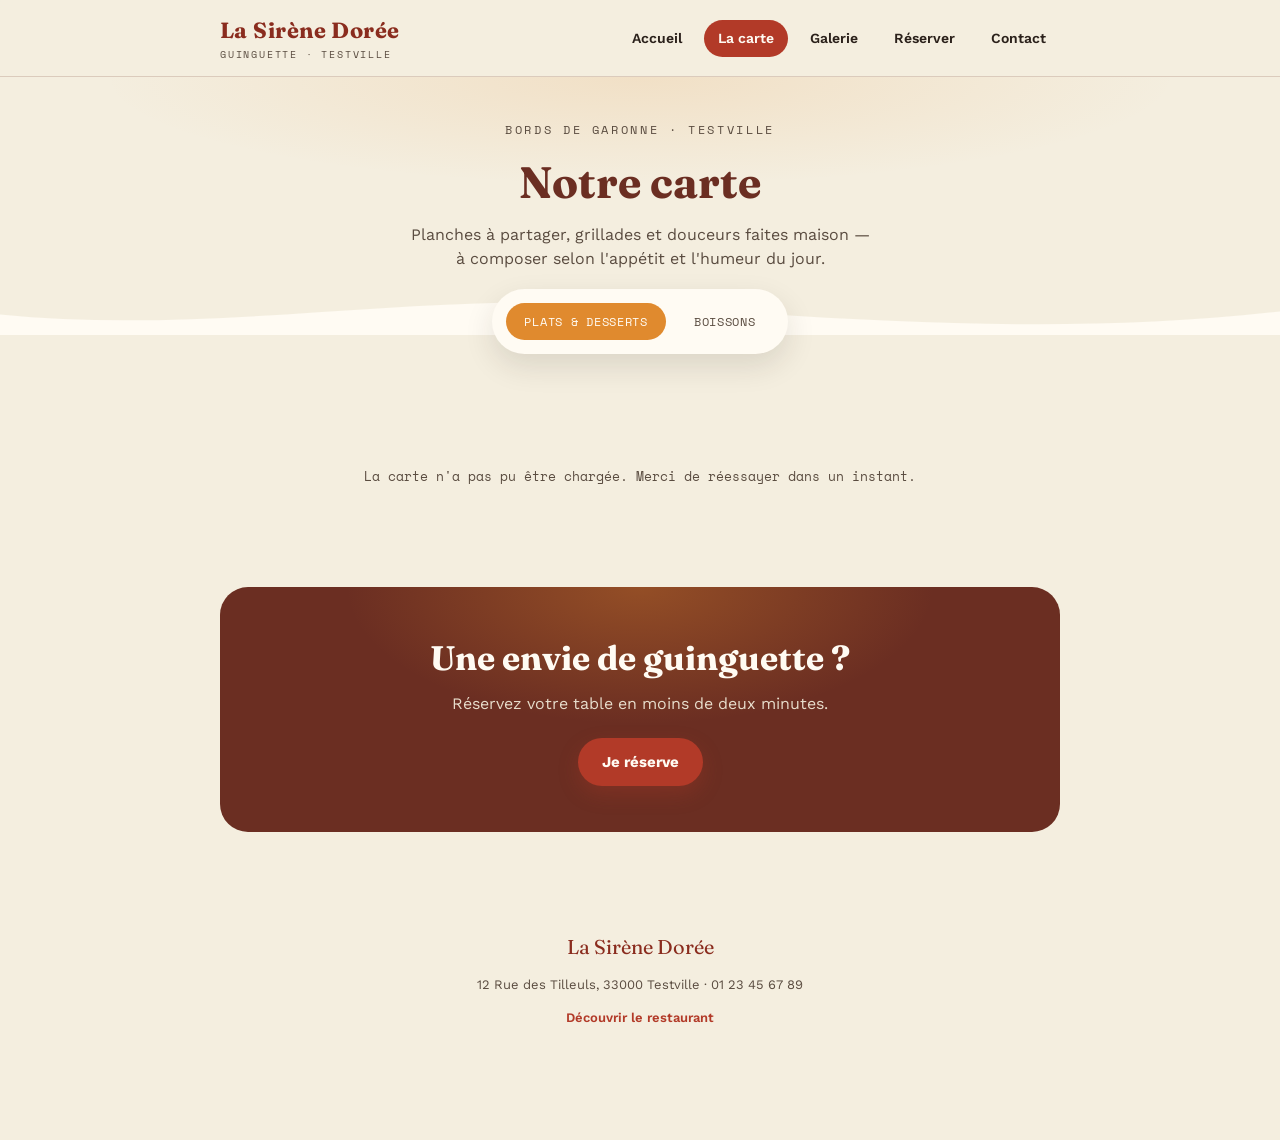
<file: carte.html>
<!DOCTYPE html>
<html lang="fr">
<head>
<meta charset="UTF-8">
<meta name="viewport" content="width=device-width, initial-scale=1.0">
<title>La Sirène Dorée — Notre carte</title>
<meta name="description" content="La carte de la guinguette La Sirène Dorée à Testville — planches à partager, viandes, poissons et desserts maison.">
<link rel="preconnect" href="https://fonts.googleapis.com">
<link rel="stylesheet" href="css/style.css">
</head>
<body>

<header class="topbar">
  <div class="topbar-inner">
    <a href="index.html" class="brand">La Sirène Dorée<span>Guinguette · Testville</span></a>
    <nav class="topbar-nav">
      <a href="index.html">Accueil</a>
      <a href="carte.html" class="active">La carte</a>
      <a href="galerie.html">Galerie</a>
      <a href="reservation.html">Réserver</a>
      <a href="contact.html">Contact</a>
    </nav>
  </div>
</header>

<section class="page-head">
  <p class="hero-eyebrow">Bords de Garonne · Testville</p>
  <h1>Notre carte</h1>
  <p>Planches à partager, grillades et douceurs faites maison — à composer selon l'appétit et l'humeur du jour.</p>
  <div class="hero-wave">
    <svg viewBox="0 0 1440 60" preserveAspectRatio="none"><path d="M0,32 C240,60 480,0 720,20 C960,40 1200,60 1440,28 L1440,60 L0,60 Z"></path></svg>
  </div>
</section>

<main id="carte">
  <div class="menu-tabs" role="tablist">
    <button type="button" class="active" data-menu="food">Plats &amp; desserts</button>
    <button type="button" data-menu="drinks">Boissons</button>
  </div>

  <nav class="menu-chips" id="section-chips" aria-label="Sections de la carte"></nav>

  <div class="container">
    <div id="menu-root">
      <p class="menu-empty">Chargement de la carte…</p>
    </div>
  </div>

  <div class="container">
    <div class="cta-band">
      <h2>Une envie de guinguette ?</h2>
      <p>Réservez votre table en moins de deux minutes.</p>
      <a href="reservation.html" class="btn btn-primary">Je réserve</a>
    </div>
  </div>
</main>

<footer class="site-footer">
  <div class="foot-brand">La Sirène Dorée</div>
  <p>12 Rue des Tilleuls, 33000 Testville · 01 23 45 67 89</p>
  <p><a href="https://example.com" target="_blank" rel="noopener">Découvrir le restaurant</a></p>
</footer>

<nav class="actionbar" aria-label="Actions">
  <a href="reservation.html" class="primary">
    <svg viewBox="0 0 24 24" fill="none" stroke="currentColor" stroke-width="2" stroke-linecap="round" stroke-linejoin="round"><rect x="3" y="4" width="18" height="17" rx="2"></rect><path d="M16 2v4M8 2v4M3 10h18"/></svg>
    Réserver
  </a>
  <a href="tel:+33556751274">
    <svg viewBox="0 0 24 24" fill="none" stroke="currentColor" stroke-width="2" stroke-linecap="round" stroke-linejoin="round"><path d="M22 16.92v3a2 2 0 0 1-2.18 2 19.79 19.79 0 0 1-8.63-3.07 19.5 19.5 0 0 1-6-6 19.79 19.79 0 0 1-3.07-8.67A2 2 0 0 1 4.11 2h3a2 2 0 0 1 2 1.72c.12.9.34 1.79.65 2.65a2 2 0 0 1-.45 2.11L8.09 9.91a16 16 0 0 0 6 6l1.43-1.43a2 2 0 0 1 2.11-.45c.86.31 1.75.53 2.65.65A2 2 0 0 1 22 16.92z"/></svg>
    Appeler
  </a>
  <a href="https://www.instagram.com/" target="_blank" rel="noreferrer">
    <svg viewBox="0 0 24 24" fill="none" stroke="currentColor" stroke-width="2" stroke-linecap="round" stroke-linejoin="round"><rect x="2" y="2" width="20" height="20" rx="5"></rect><path d="M16 11.37A4 4 0 1 1 12.63 8 4 4 0 0 1 16 11.37z"/><line x1="17.5" y1="6.5" x2="17.51" y2="6.5"/></svg>
    Instagram
  </a>
</nav>

<script src="js/config.js"></script>
<script src="js/menu.js"></script>
</body>
</html>
</file>
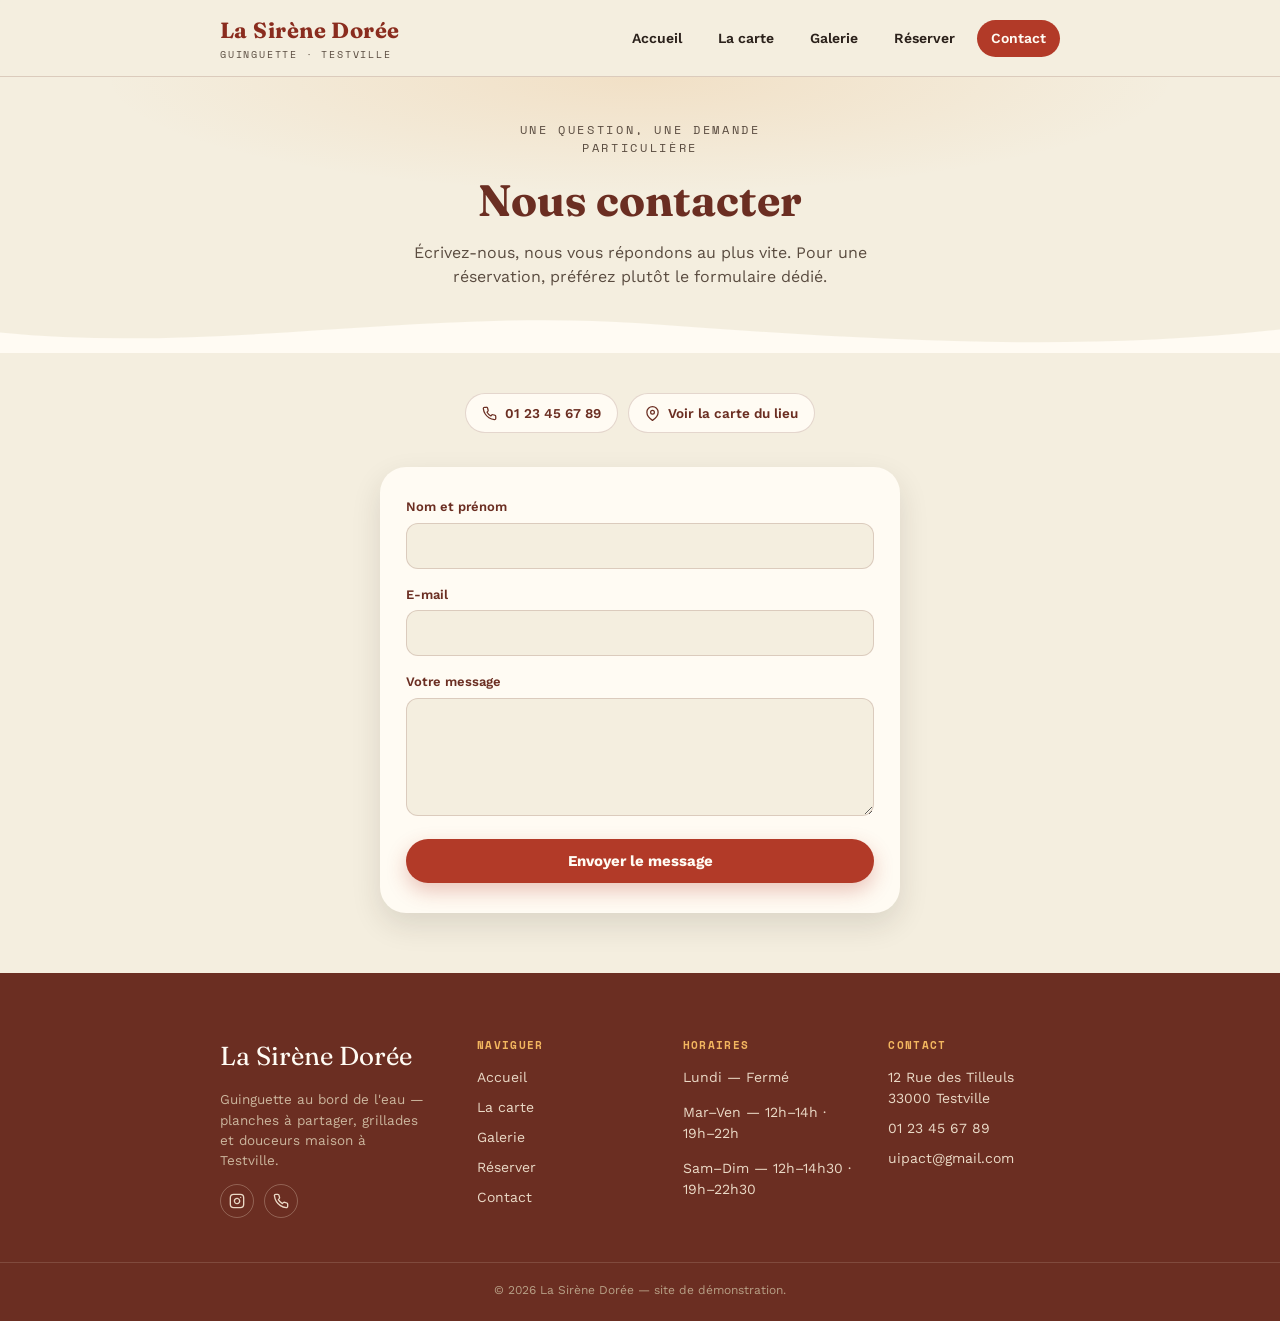
<file: contact.html>
<!DOCTYPE html>
<html lang="fr">
<head>
<meta charset="UTF-8">
<meta name="viewport" content="width=device-width, initial-scale=1.0">
<title>La Sirène Dorée — Nous contacter</title>
<meta name="description" content="Contactez La Sirène Dorée à Testville — une question, une demande particulière, écrivez-nous.">
<link rel="preconnect" href="https://fonts.googleapis.com">
<link rel="stylesheet" href="css/style.css">
</head>
<body>

<header class="topbar">
  <div class="topbar-inner">
    <a href="index.html" class="brand">La Sirène Dorée<span>Guinguette · Testville</span></a>
    <nav class="topbar-nav">
      <a href="index.html">Accueil</a>
      <a href="carte.html">La carte</a>
      <a href="galerie.html">Galerie</a>
      <a href="reservation.html">Réserver</a>
      <a href="contact.html" class="active">Contact</a>
    </nav>
  </div>
</header>

<section class="page-head">
  <p class="hero-eyebrow">Une question, une demande particulière</p>
  <h1>Nous contacter</h1>
  <p>Écrivez-nous, nous vous répondons au plus vite. Pour une réservation, préférez plutôt le formulaire dédié.</p>
  <div class="hero-wave">
    <svg viewBox="0 0 1440 60" preserveAspectRatio="none"><path d="M0,32 C240,60 480,0 720,20 C960,40 1200,60 1440,28 L1440,60 L0,60 Z"></path></svg>
  </div>
</section>

<div class="contact-page-wrap">

  <div class="contact-info-strip">
    <a href="tel:+33123456789">
      <svg viewBox="0 0 24 24" fill="none" stroke="currentColor" stroke-width="2" stroke-linecap="round" stroke-linejoin="round"><path d="M22 16.92v3a2 2 0 0 1-2.18 2 19.79 19.79 0 0 1-8.63-3.07 19.5 19.5 0 0 1-6-6 19.79 19.79 0 0 1-3.07-8.67A2 2 0 0 1 4.11 2h3a2 2 0 0 1 2 1.72c.12.9.34 1.79.65 2.65a2 2 0 0 1-.45 2.11L8.09 9.91a16 16 0 0 0 6 6l1.43-1.43a2 2 0 0 1 2.11-.45c.86.31 1.75.53 2.65.65A2 2 0 0 1 22 16.92z"/></svg>
      01 23 45 67 89
    </a>
    <a href="index.html#contact">
      <svg viewBox="0 0 24 24" fill="none" stroke="currentColor" stroke-width="2" stroke-linecap="round" stroke-linejoin="round"><path d="M21 10c0 7-9 13-9 13s-9-6-9-13a9 9 0 0 1 18 0z"/><circle cx="12" cy="10" r="3"/></svg>
      Voir la carte du lieu
    </a>
  </div>

  <div class="contact-form-card">
    <form id="contact-form" novalidate>
      <div class="field">
        <label for="c-name">Nom et prénom</label>
        <input type="text" id="c-name" autocomplete="name" required>
        <div class="field-error">Merci d'indiquer votre nom.</div>
      </div>
      <div class="field">
        <label for="c-email">E-mail</label>
        <input type="email" id="c-email" autocomplete="email" required>
        <div class="field-error">Merci d'indiquer un e-mail valide.</div>
      </div>
      <div class="field">
        <label for="c-message">Votre message</label>
        <textarea id="c-message" rows="5" maxlength="2000" required></textarea>
        <div class="field-error">Merci d'écrire un message (5 caractères minimum).</div>
      </div>
      <button type="submit" class="btn btn-primary btn-block" id="c-submit">Envoyer le message</button>
      <div class="form-status" id="c-status"></div>
    </form>
  </div>

</div>

<footer class="site-footer-rich">
  <div class="footer-grid">
    <div>
      <div class="footer-brand">La Sirène Dorée</div>
      <p class="footer-tagline">Guinguette au bord de l'eau — planches à partager, grillades et douceurs maison à Testville.</p>
      <div class="footer-social">
        <a href="https://www.instagram.com/" target="_blank" rel="noreferrer" aria-label="Instagram">
          <svg viewBox="0 0 24 24" fill="none" stroke="currentColor" stroke-width="2" stroke-linecap="round" stroke-linejoin="round"><rect x="2" y="2" width="20" height="20" rx="5"></rect><path d="M16 11.37A4 4 0 1 1 12.63 8 4 4 0 0 1 16 11.37z"/><line x1="17.5" y1="6.5" x2="17.51" y2="6.5"/></svg>
        </a>
        <a href="tel:+33123456789" aria-label="Téléphone">
          <svg viewBox="0 0 24 24" fill="none" stroke="currentColor" stroke-width="2" stroke-linecap="round" stroke-linejoin="round"><path d="M22 16.92v3a2 2 0 0 1-2.18 2 19.79 19.79 0 0 1-8.63-3.07 19.5 19.5 0 0 1-6-6 19.79 19.79 0 0 1-3.07-8.67A2 2 0 0 1 4.11 2h3a2 2 0 0 1 2 1.72c.12.9.34 1.79.65 2.65a2 2 0 0 1-.45 2.11L8.09 9.91a16 16 0 0 0 6 6l1.43-1.43a2 2 0 0 1 2.11-.45c.86.31 1.75.53 2.65.65A2 2 0 0 1 22 16.92z"/></svg>
        </a>
      </div>
    </div>
    <div class="footer-col">
      <h4>Naviguer</h4>
      <a href="index.html">Accueil</a>
      <a href="carte.html">La carte</a>
      <a href="galerie.html">Galerie</a>
      <a href="reservation.html">Réserver</a>
      <a href="contact.html">Contact</a>
    </div>
    <div class="footer-col">
      <h4>Horaires</h4>
      <p>Lundi — Fermé</p>
      <p>Mar–Ven — 12h–14h · 19h–22h</p>
      <p>Sam–Dim — 12h–14h30 · 19h–22h30</p>
    </div>
    <div class="footer-col">
      <h4>Contact</h4>
      <p>12 Rue des Tilleuls<br>33000 Testville</p>
      <a href="tel:+33123456789">01 23 45 67 89</a>
      <a href="mailto:uipact@gmail.com">uipact@gmail.com</a>
    </div>
  </div>
  <div class="footer-bottom">
    © 2026 La Sirène Dorée — site de démonstration.
  </div>
</footer>

<nav class="actionbar" aria-label="Actions">
  <a href="reservation.html" class="primary">
    <svg viewBox="0 0 24 24" fill="none" stroke="currentColor" stroke-width="2" stroke-linecap="round" stroke-linejoin="round"><rect x="3" y="4" width="18" height="17" rx="2"></rect><path d="M16 2v4M8 2v4M3 10h18"/></svg>
    Réserver
  </a>
  <a href="tel:+33123456789">
    <svg viewBox="0 0 24 24" fill="none" stroke="currentColor" stroke-width="2" stroke-linecap="round" stroke-linejoin="round"><path d="M22 16.92v3a2 2 0 0 1-2.18 2 19.79 19.79 0 0 1-8.63-3.07 19.5 19.5 0 0 1-6-6 19.79 19.79 0 0 1-3.07-8.67A2 2 0 0 1 4.11 2h3a2 2 0 0 1 2 1.72c.12.9.34 1.79.65 2.65a2 2 0 0 1-.45 2.11L8.09 9.91a16 16 0 0 0 6 6l1.43-1.43a2 2 0 0 1 2.11-.45c.86.31 1.75.53 2.65.65A2 2 0 0 1 22 16.92z"/></svg>
    Appeler
  </a>
  <a href="https://www.instagram.com/" target="_blank" rel="noreferrer">
    <svg viewBox="0 0 24 24" fill="none" stroke="currentColor" stroke-width="2" stroke-linecap="round" stroke-linejoin="round"><rect x="2" y="2" width="20" height="20" rx="5"></rect><path d="M16 11.37A4 4 0 1 1 12.63 8 4 4 0 0 1 16 11.37z"/><line x1="17.5" y1="6.5" x2="17.51" y2="6.5"/></svg>
    Instagram
  </a>
</nav>

<script src="js/config.js"></script>
<script src="js/contact.js"></script>
</body>
</html>
</file>
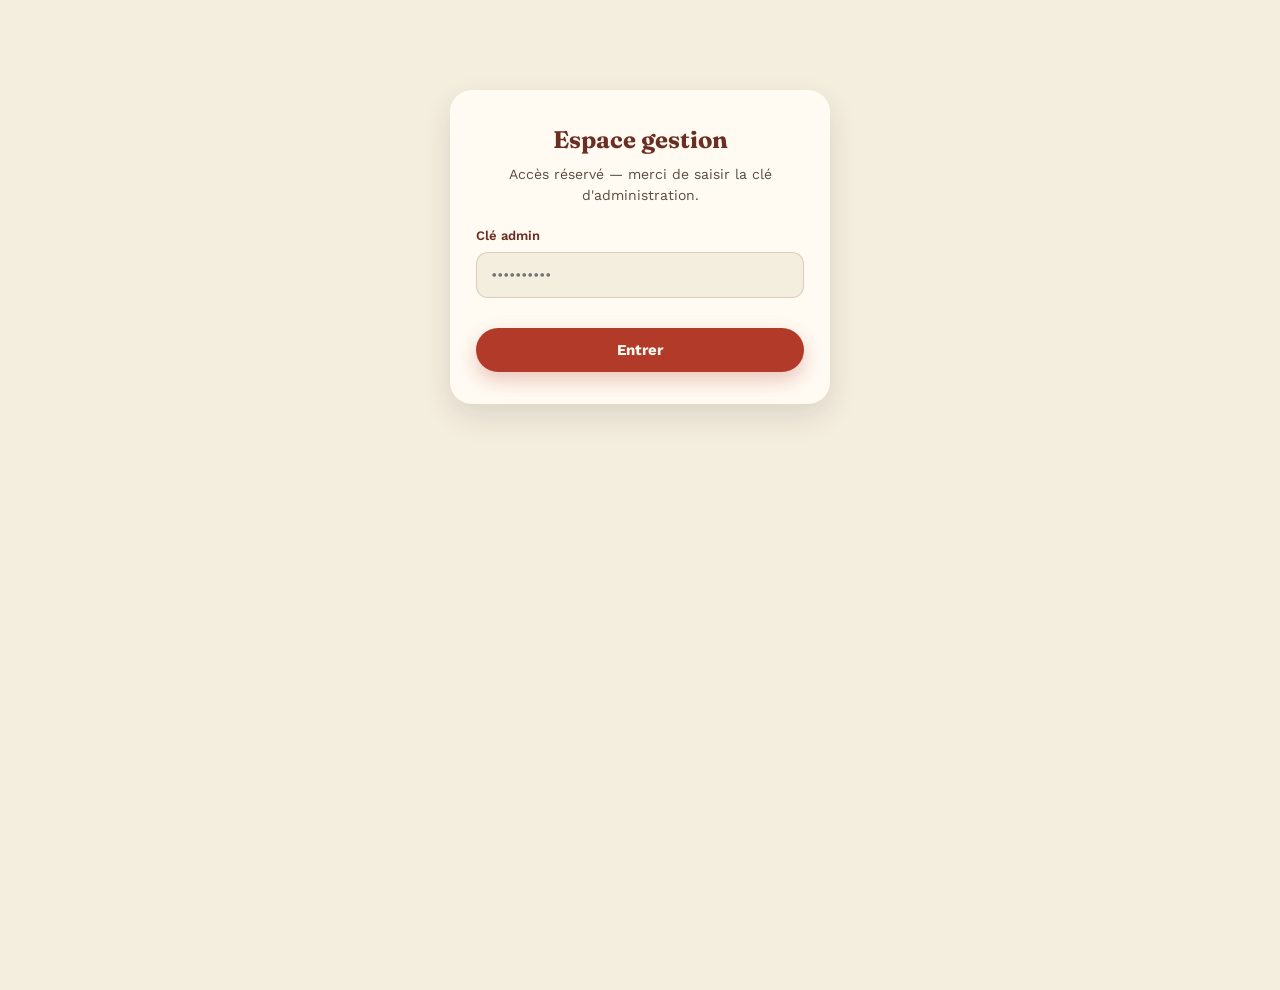
<file: gestion-x7k2.html>
<!DOCTYPE html>
<html lang="fr">
<head>
<meta charset="UTF-8">
<meta name="viewport" content="width=device-width, initial-scale=1.0">
<title>Gestion de la carte</title>
<meta name="robots" content="noindex, nofollow">
<link rel="preconnect" href="https://fonts.googleapis.com">
<link rel="stylesheet" href="css/style.css">
</head>
<body class="admin-page">

<!-- Portail mot de passe -->
<div class="admin-gate" id="gate">
  <h1>Espace gestion</h1>
  <p>Accès réservé — merci de saisir la clé d'administration.</p>
  <div class="field">
    <label for="gate-key">Clé admin</label>
    <input type="password" id="gate-key" autocomplete="off" placeholder="••••••••••">
  </div>
  <button type="button" class="btn btn-primary btn-block" id="gate-submit" style="margin-top:14px">Entrer</button>
  <div class="gate-error">Clé incorrecte ou serveur injoignable.</div>
</div>

<!-- Interface d'administration -->
<div class="admin-shell" id="shell">
  <div class="admin-top">
    <h1>Gestion de la carte</h1>
    <button type="button" class="admin-logout" id="logout-btn">Se déconnecter</button>
  </div>

  <div class="admin-body">

    <div class="admin-panel">
      <h2 id="form-title">Ajouter un élément</h2>
      <form id="item-form">
        <input type="hidden" id="f-id">
        <div class="admin-form-grid">
          <div class="field">
            <label for="f-menu">Carte</label>
            <select id="f-menu">
              <option value="food">Plats &amp; desserts</option>
              <option value="drinks">Boissons</option>
            </select>
          </div>
          <div class="field">
            <label for="f-section">Section</label>
            <input type="text" id="f-section" placeholder="Ex. Desserts" required>
          </div>
          <div class="field">
            <label for="f-name">Nom</label>
            <input type="text" id="f-name" required>
          </div>
          <div class="field">
            <label for="f-price">Prix (€)</label>
            <input type="number" id="f-price" step="0.01" min="0" required>
          </div>
          <div class="field">
            <label for="f-order">Ordre d'affichage</label>
            <input type="number" id="f-order" value="0" step="1">
          </div>
          <div class="field">
            <label for="f-available">Disponible</label>
            <select id="f-available">
              <option value="true">Oui</option>
              <option value="false">Non</option>
            </select>
          </div>
          <div class="field span2">
            <label for="f-desc">Description</label>
            <textarea id="f-desc" maxlength="300"></textarea>
          </div>
        </div>
        <div class="admin-form-actions">
          <button type="submit" class="btn btn-primary" id="save-btn">Ajouter</button>
          <button type="button" class="btn btn-ghost" id="cancel-edit-btn" style="display:none">Annuler la modification</button>
        </div>
      </form>
    </div>

    <div class="admin-toolbar" id="menu-filter">
      <button type="button" data-filter="all" class="active">Tout</button>
      <button type="button" data-filter="food">Plats &amp; desserts</button>
      <button type="button" data-filter="drinks">Boissons</button>
    </div>

    <div class="admin-panel">
      <h2>Éléments de la carte</h2>
      <div class="admin-table-wrap">
        <table class="admin-table">
          <thead>
            <tr>
              <th>Carte</th>
              <th>Section</th>
              <th>Nom</th>
              <th>Prix</th>
              <th>Ordre</th>
              <th>Statut</th>
              <th>Actions</th>
            </tr>
          </thead>
          <tbody id="items-body">
            <tr><td colspan="7">Chargement…</td></tr>
          </tbody>
        </table>
      </div>
    </div>

  </div>
</div>

<div class="admin-toast" id="toast"></div>

<script src="js/config.js"></script>
<script src="js/admin.js"></script>
</body>
</html>
</file>
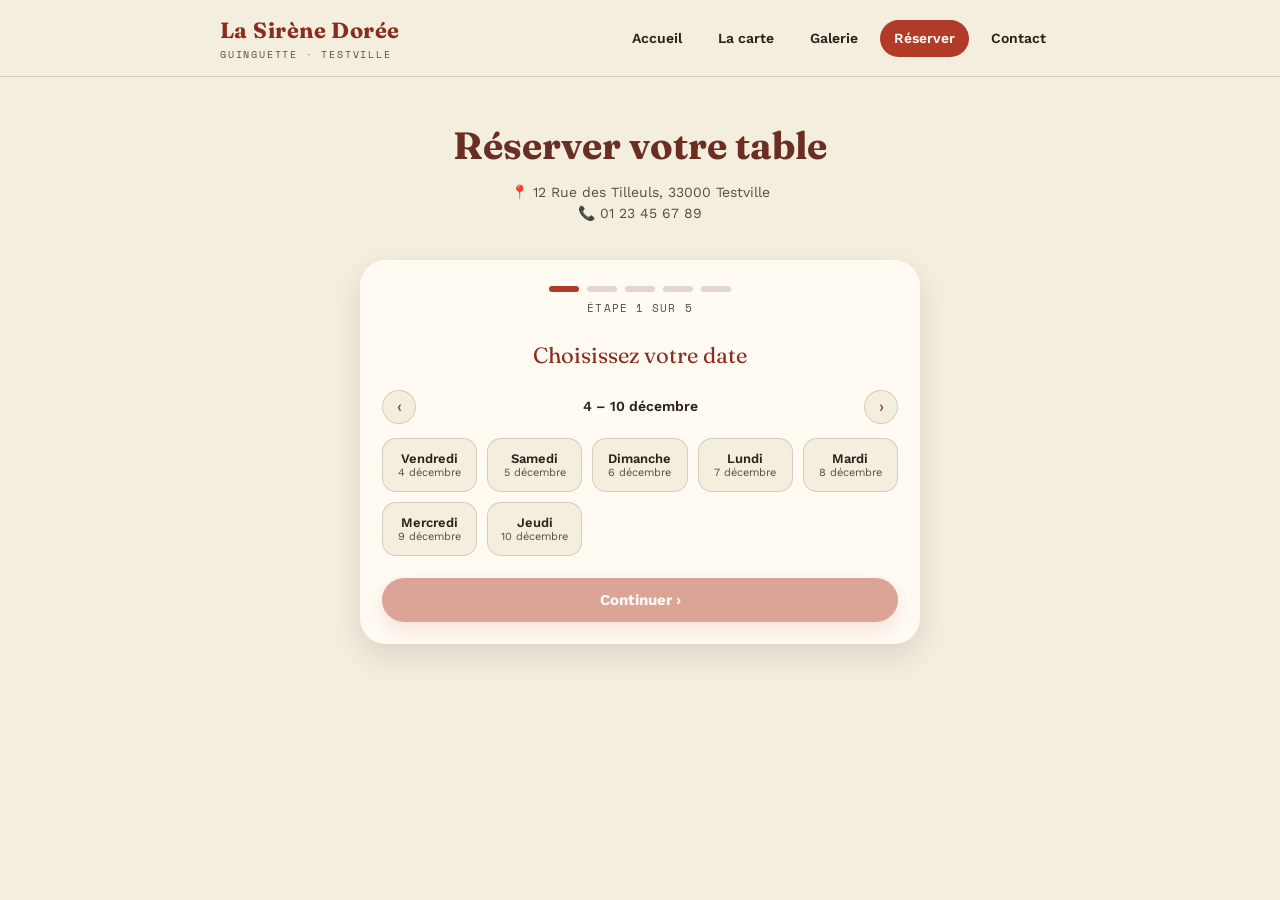
<file: reservation.html>
<!DOCTYPE html>
<html lang="fr">
<head>
<meta charset="UTF-8">
<meta name="viewport" content="width=device-width, initial-scale=1.0">
<title>Réserver une table — La Sirène Dorée</title>
<meta name="description" content="Réservez votre table à la guinguette La Sirène Dorée à Testville en quelques secondes.">
<link rel="preconnect" href="https://fonts.googleapis.com">
<link rel="stylesheet" href="css/style.css">
</head>
<body class="book-page">

<header class="topbar">
  <div class="topbar-inner">
    <a href="index.html" class="brand">La Sirène Dorée<span>Guinguette · Testville</span></a>
    <nav class="topbar-nav">
      <a href="index.html">Accueil</a>
      <a href="carte.html">La carte</a>
      <a href="galerie.html">Galerie</a>
      <a href="reservation.html" class="active">Réserver</a>
      <a href="contact.html">Contact</a>
    </nav>
  </div>
</header>

<div class="book-head">
  <h1>Réserver votre table</h1>
  <div class="addr">📍 12 Rue des Tilleuls, 33000 Testville</div>
  <div class="tel">📞 01 23 45 67 89</div>
</div>

<div class="container">
<form class="wizard" id="wizard" novalidate>

  <div class="wizard-progress">
    <div class="wizard-dots" id="wizard-dots"></div>
    <div class="wizard-count" id="wizard-count">Étape 1 sur 5</div>
  </div>

  <!-- Étape 1 : date -->
  <section class="wizard-step active" data-step="1">
    <div class="wizard-title">Choisissez votre date</div>
    <div class="week-nav">
      <button type="button" id="week-prev" aria-label="Semaine précédente">‹</button>
      <span id="week-label"></span>
      <button type="button" id="week-next" aria-label="Semaine suivante">›</button>
    </div>
    <div class="date-chips" id="date-chips"></div>
  </section>

  <!-- Étape 2 : heure -->
  <section class="wizard-step" data-step="2">
    <div class="wizard-title">Votre heure d'arrivée</div>
    <div class="slot-grid" id="slot-grid"></div>
  </section>

  <!-- Étape 3 : convives -->
  <section class="wizard-step" data-step="3">
    <div class="wizard-title">Combien serez-vous ?</div>
    <div class="party-grid" id="party-grid"></div>
    <div class="field" style="margin-top:16px">
      <label for="party-custom">Ou saisissez un nombre précis</label>
      <input type="number" id="party-custom" min="1" max="60" placeholder="Ex. 14">
    </div>
  </section>

  <!-- Étape 4 : parking -->
  <section class="wizard-step" data-step="4">
    <div class="wizard-title">Véhicules sur le parking</div>
    <div class="parking-grid" id="parking-grid">
      <button type="button" class="chip-btn" data-parking="0">Aucun</button>
      <button type="button" class="chip-btn" data-parking="1">1 véhicule</button>
      <button type="button" class="chip-btn" data-parking="2">2 véhicules</button>
      <button type="button" class="chip-btn" data-parking="3+">3 ou plus</button>
    </div>
  </section>

  <!-- Étape 5 : coordonnées -->
  <section class="wizard-step" data-step="5">
    <div class="wizard-title">Vos coordonnées</div>
    <div class="field">
      <label for="f-name">Nom et prénom</label>
      <input type="text" id="f-name" autocomplete="name" required>
      <div class="field-error">Merci d'indiquer votre nom.</div>
    </div>
    <div class="field">
      <label for="f-phone">Téléphone</label>
      <input type="tel" id="f-phone" autocomplete="tel" required>
      <div class="field-error">Merci d'indiquer un numéro valide.</div>
    </div>
    <div class="field">
      <label for="f-email">E-mail</label>
      <input type="email" id="f-email" autocomplete="email" required>
      <div class="field-error">Merci d'indiquer un e-mail valide.</div>
    </div>
    <div class="field">
      <label for="f-notes">Remarques (allergies, terrasse, anniversaire…)</label>
      <textarea id="f-notes" maxlength="300"></textarea>
    </div>
    <div class="summary-box" id="summary-box"></div>
  </section>

  <!-- Confirmation -->
  <section class="wizard-step" data-step="ok">
    <div class="wizard-msg">
      <div class="icon">✅</div>
      <h2>Réservation envoyée</h2>
      <p>Merci ! Nous vous confirmons votre table par téléphone ou e-mail dans les plus brefs délais.</p>
      <a href="index.html" class="btn btn-primary" style="margin-top:20px">Voir la carte</a>
    </div>
  </section>

  <section class="wizard-step" data-step="error">
    <div class="wizard-msg">
      <div class="icon">⚠️</div>
      <h2>Un souci est survenu</h2>
      <p id="error-text">Impossible d'envoyer votre demande pour le moment. Merci de réessayer ou de nous appeler directement.</p>
      <button type="button" class="btn btn-primary" id="retry-btn" style="margin-top:20px">Réessayer</button>
    </div>
  </section>

  <div class="wizard-nav" id="wizard-nav">
    <button type="button" class="btn btn-ghost" id="btn-back">‹ Retour</button>
    <button type="button" class="btn btn-primary btn-block" id="btn-next">Continuer ›</button>
  </div>

</form>
</div>

<script src="js/config.js"></script>
<script src="js/reservation.js"></script>
</body>
</html>
</file>
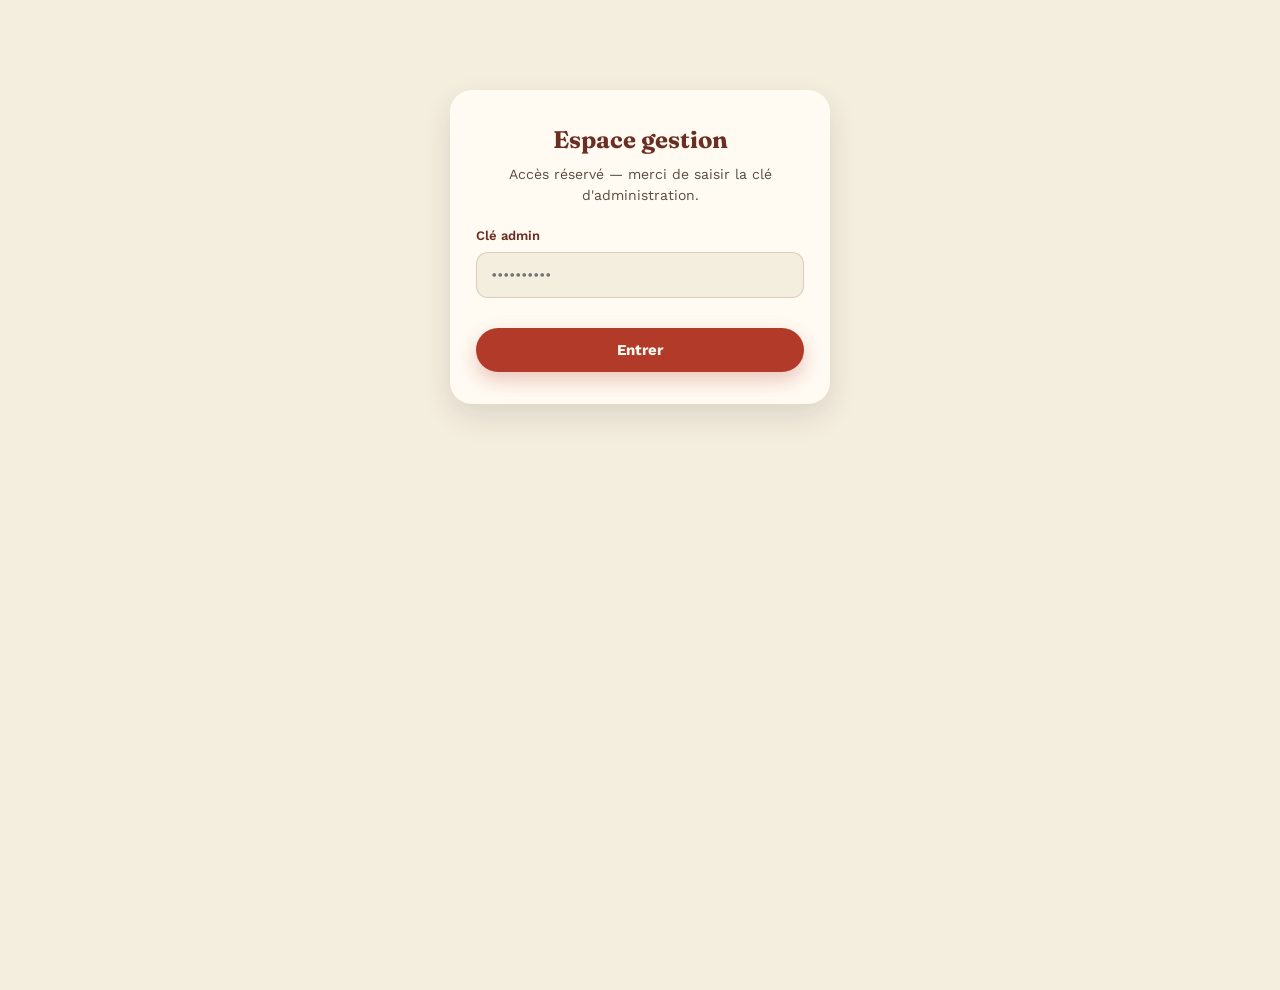
<file: reservations-x7k2.html>
<!DOCTYPE html>
<html lang="fr">
<head>
<meta charset="UTF-8">
<meta name="viewport" content="width=device-width, initial-scale=1.0">
<title>Gestion des réservations</title>
<meta name="robots" content="noindex, nofollow">
<link rel="preconnect" href="https://fonts.googleapis.com">
<link rel="stylesheet" href="css/style.css">
</head>
<body class="admin-page">

<!-- Portail mot de passe (même clé admin que la gestion de la carte) -->
<div class="admin-gate" id="gate">
  <h1>Espace gestion</h1>
  <p>Accès réservé — merci de saisir la clé d'administration.</p>
  <div class="field">
    <label for="gate-key">Clé admin</label>
    <input type="password" id="gate-key" autocomplete="off" placeholder="••••••••••">
  </div>
  <button type="button" class="btn btn-primary btn-block" id="gate-submit" style="margin-top:14px">Entrer</button>
  <div class="gate-error">Clé incorrecte ou serveur injoignable.</div>
</div>

<!-- Interface d'administration -->
<div class="admin-shell" id="shell">
  <div class="admin-top">
    <h1>Réservations</h1>
    <div style="display:flex; gap:10px; align-items:center;">
      <a href="gestion-x7k2.html" class="btn btn-ghost" style="text-decoration:none">Gérer la carte</a>
      <button type="button" class="admin-logout" id="logout-btn">Se déconnecter</button>
    </div>
  </div>

  <div class="admin-body">

    <div class="admin-toolbar" id="status-filter">
      <button type="button" data-filter="all" class="active">Toutes</button>
      <button type="button" data-filter="pending">En attente</button>
      <button type="button" data-filter="confirmed">Confirmées</button>
      <button type="button" data-filter="cancelled">Annulées</button>
    </div>

    <div class="admin-panel">
      <h2>Demandes de réservation</h2>
      <div class="admin-table-wrap">
        <table class="admin-table">
          <thead>
            <tr>
              <th>Date</th>
              <th>Heure</th>
              <th>Convives</th>
              <th>Client</th>
              <th>Téléphone</th>
              <th>E-mail</th>
              <th>Parking</th>
              <th>Remarques</th>
              <th>Statut</th>
              <th>Actions</th>
            </tr>
          </thead>
          <tbody id="items-body">
            <tr><td colspan="10">Chargement…</td></tr>
          </tbody>
        </table>
      </div>
    </div>

  </div>
</div>

<div class="admin-toast" id="toast"></div>

<script src="js/config.js"></script>
<script src="js/reservations-admin.js"></script>
</body>
</html>
</file>
<file: css/style.css>
/* ==========================================================================
   LA SIRÈNE DORÉE — Design system
   Palette : crème / terracotta / ocre — typo Fraunces + Work Sans
   ========================================================================== */

@import url('https://fonts.googleapis.com/css2?family=Fraunces:ital,opsz,wght@0,9..144,400;0,9..144,600;0,9..144,700;1,9..144,500&family=Work+Sans:wght@400;500;600;700&family=Space+Mono:wght@400;700&display=swap');

:root {
  --cream: #f4eedf;
  --linen: #fffbf3;
  --terracotta: #b23a28;
  --terracotta-dark: #8a2c1e;
  --clay: #6b2e22;
  --ochre: #e08a2e;
  --ochre-light: #f3b65f;
  --ink: #2b211b;
  --ink-soft: #5a4c40;
  --line: rgba(107, 46, 34, 0.18);
  --shadow: 0 12px 30px rgba(43, 33, 27, 0.12);

  --font-display: "Fraunces", serif;
  --font-body: "Work Sans", sans-serif;
  --font-mono: "Space Mono", monospace;

  --radius: 18px;
  --container: 880px;
}

* { box-sizing: border-box; }

html { scroll-behavior: smooth; }

body {
  margin: 0;
  background: var(--cream);
  color: var(--ink);
  font-family: var(--font-body);
  line-height: 1.5;
  -webkit-font-smoothing: antialiased;
}

img { max-width: 100%; display: block; }

a { color: inherit; }

button {
  font-family: inherit;
  cursor: pointer;
}

:focus-visible {
  outline: 3px solid var(--ochre);
  outline-offset: 2px;
}

.container {
  max-width: var(--container);
  margin: 0 auto;
  padding: 0 20px;
}

/* ---------------------------------------------------------------- topbar */

.topbar {
  position: sticky;
  top: 0;
  z-index: 50;
  background: rgba(244, 238, 223, 0.92);
  backdrop-filter: blur(6px);
  border-bottom: 1px solid var(--line);
}

.topbar-inner {
  max-width: var(--container);
  margin: 0 auto;
  padding: 14px 20px;
  display: flex;
  align-items: center;
  justify-content: space-between;
}

.brand {
  font-family: var(--font-display);
  font-weight: 700;
  font-size: 22px;
  letter-spacing: 0.02em;
  color: var(--terracotta-dark);
  text-decoration: none;
}

.brand span {
  display: block;
  font-family: var(--font-mono);
  font-size: 10px;
  letter-spacing: 0.18em;
  text-transform: uppercase;
  color: var(--ink-soft);
  font-weight: 400;
}

.topbar-nav {
  display: flex;
  gap: 8px;
}

.topbar-nav a {
  font-family: var(--font-body);
  font-weight: 600;
  font-size: 14px;
  text-decoration: none;
  padding: 8px 14px;
  border-radius: 999px;
  color: var(--ink);
  transition: background .2s, color .2s;
}

.topbar-nav a:hover,
.topbar-nav a.active {
  background: var(--terracotta);
  color: var(--linen);
}

/* ---------------------------------------------------------------- hero */

.hero {
  position: relative;
  padding: 64px 20px 90px;
  text-align: center;
  overflow: hidden;
  background:
    radial-gradient(60% 60% at 50% 0%, rgba(224,138,46,.16), transparent 70%),
    var(--cream);
}

.hero-eyebrow {
  font-family: var(--font-mono);
  font-size: 12px;
  letter-spacing: .22em;
  text-transform: uppercase;
  color: var(--terracotta);
}

.hero h1 {
  font-family: var(--font-display);
  font-weight: 700;
  font-size: clamp(38px, 7vw, 64px);
  line-height: 1.02;
  margin: 14px 0 10px;
  color: var(--clay);
}

.hero h1 em {
  font-style: italic;
  color: var(--terracotta);
}

.hero p {
  max-width: 46ch;
  margin: 0 auto;
  color: var(--ink-soft);
  font-size: 17px;
}

.hero-actions {
  margin-top: 30px;
  display: flex;
  gap: 14px;
  justify-content: center;
  flex-wrap: wrap;
}

/* torn-paper wave divider under hero */
.hero-wave {
  position: absolute;
  bottom: -1px;
  left: 0;
  width: 100%;
  line-height: 0;
}
.hero-wave svg { width: 100%; height: 46px; display: block; }
.hero-wave path { fill: var(--linen); }

/* ---------------------------------------------------------------- buttons */

.btn {
  display: inline-flex;
  align-items: center;
  gap: 8px;
  font-family: var(--font-body);
  font-weight: 700;
  font-size: 15px;
  padding: 13px 24px;
  border-radius: 999px;
  border: none;
  text-decoration: none;
  transition: transform .15s ease, box-shadow .15s ease;
}
.btn:hover { transform: translateY(-1px); }

.btn-primary {
  background: var(--terracotta);
  color: var(--linen);
  box-shadow: 0 8px 20px rgba(178,58,40,.28);
}
.btn-primary:hover { background: var(--terracotta-dark); }

.btn-ghost {
  background: transparent;
  color: var(--clay);
  border: 1.5px solid var(--line);
}
.btn-ghost:hover { background: var(--linen); }

.btn-block { width: 100%; justify-content: center; }
.btn:disabled { opacity: .45; cursor: not-allowed; transform: none; }

/* ---------------------------------------------------------------- menu nav chips */

.menu-tabs {
  display: flex;
  gap: 10px;
  justify-content: center;
  flex-wrap: wrap;
  margin: -46px auto 30px;
  position: relative;
  z-index: 2;
  background: var(--linen);
  padding: 14px;
  border-radius: 999px;
  max-width: fit-content;
  box-shadow: var(--shadow);
}

.menu-tabs button {
  border: none;
  background: transparent;
  font-family: var(--font-mono);
  font-size: 12px;
  letter-spacing: .06em;
  text-transform: uppercase;
  padding: 10px 18px;
  border-radius: 999px;
  color: var(--ink-soft);
  transition: background .2s, color .2s;
}
.menu-tabs button.active {
  background: var(--ochre);
  color: var(--linen);
}

.menu-chips {
  display: flex;
  gap: 10px;
  justify-content: center;
  flex-wrap: wrap;
  max-width: var(--container);
  margin: 0 auto;
  overflow-x: auto;
  padding: 4px 20px 26px;
  scrollbar-width: none;
}
.menu-chips::-webkit-scrollbar { display: none; }

.menu-chips button {
  flex: none;
  border: 1.5px solid var(--line);
  background: var(--linen);
  color: var(--clay);
  font-size: 13px;
  font-weight: 600;
  padding: 9px 18px;
  border-radius: 999px;
  white-space: nowrap;
  box-shadow: 0 2px 6px rgba(43, 33, 27, 0.05);
  transition: background .2s, color .2s, border-color .2s;
}
.menu-chips button:hover {
  border-color: var(--terracotta);
}
.menu-chips button.active {
  background: var(--terracotta);
  border-color: var(--terracotta);
  color: var(--linen);
  box-shadow: 0 6px 16px rgba(178, 58, 40, 0.25);
}

/* sur mobile, on repasse en ligne défilante alignée à gauche
   (plus naturel pour scroller au doigt qu'un centrage qui coupe) */
@media (max-width: 640px) {
  .menu-chips { justify-content: flex-start; flex-wrap: nowrap; }
}

/* ---------------------------------------------------------------- menu section */

.menu-section {
  padding: 30px 0 10px;
  scroll-margin-top: 90px;
}

.menu-section-head {
  display: flex;
  align-items: baseline;
  gap: 14px;
  margin-bottom: 18px;
}

.menu-section-head h2 {
  font-family: var(--font-display);
  font-size: 27px;
  color: var(--terracotta-dark);
  margin: 0;
}

.menu-section-head .rule {
  flex: 1;
  height: 1px;
  background: repeating-linear-gradient(90deg, var(--line) 0 6px, transparent 6px 12px);
}

.menu-card {
  background: var(--linen);
  border-radius: var(--radius);
  box-shadow: var(--shadow);
  padding: 6px 6px;
  margin-bottom: 40px;
}

.menu-item {
  display: flex;
  align-items: baseline;
  gap: 10px;
  padding: 16px 18px;
  border-bottom: 1px dashed var(--line);
}
.menu-item:last-child { border-bottom: none; }

.menu-item-name {
  font-family: var(--font-body);
  font-weight: 600;
  font-size: 16px;
  color: var(--ink);
}

.menu-item-leader {
  flex: 1;
  border-bottom: 1.5px dotted var(--line);
  transform: translateY(-4px);
  min-width: 20px;
}

.menu-item-price {
  font-family: var(--font-mono);
  font-weight: 700;
  font-size: 15px;
  color: var(--terracotta);
  white-space: nowrap;
}

.menu-item-desc {
  flex-basis: 100%;
  font-size: 13.5px;
  color: var(--ink-soft);
  margin-top: -6px;
  padding-left: 2px;
}

.menu-empty {
  text-align: center;
  color: var(--ink-soft);
  padding: 40px;
  font-family: var(--font-mono);
  font-size: 13px;
}

/* ---------------------------------------------------------------- cta band */

.cta-band {
  margin: 60px 0;
  padding: 46px 30px;
  background: var(--clay);
  color: var(--linen);
  border-radius: 28px;
  text-align: center;
  position: relative;
  overflow: hidden;
}
.cta-band::before {
  content: "";
  position: absolute;
  inset: 0;
  background: radial-gradient(50% 80% at 50% 0%, rgba(224,138,46,.35), transparent 70%);
}
.cta-band h2 {
  font-family: var(--font-display);
  font-size: clamp(24px, 4vw, 34px);
  margin: 0 0 8px;
  position: relative;
}
.cta-band p {
  color: #e7dccb;
  margin: 0 0 22px;
  position: relative;
}
.cta-band .btn { position: relative; }

/* ---------------------------------------------------------------- footer */

footer.site-footer {
  text-align: center;
  padding: 40px 20px 100px;
  color: var(--ink-soft);
  font-size: 13px;
}
footer.site-footer .foot-brand {
  font-family: var(--font-display);
  font-size: 20px;
  color: var(--terracotta-dark);
  margin-bottom: 6px;
}
footer.site-footer a { color: var(--terracotta); text-decoration: none; font-weight: 600; }

/* ---------------------------------------------------------------- action bar (mobile) */

.actionbar {
  position: fixed;
  left: 0; right: 0; bottom: 0;
  z-index: 60;
  background: var(--linen);
  border-top: 1px solid var(--line);
  display: flex;
  padding: 6px 6px calc(6px + env(safe-area-inset-bottom));
  box-shadow: 0 -8px 20px rgba(43,33,27,.08);
}
.actionbar a, .actionbar button {
  flex: 1;
  background: none;
  border: none;
  display: flex;
  flex-direction: column;
  align-items: center;
  gap: 3px;
  padding: 8px 4px;
  font-size: 11px;
  font-weight: 600;
  color: var(--ink-soft);
  text-decoration: none;
  border-radius: 12px;
}
.actionbar a.primary, .actionbar button.primary {
  color: var(--terracotta);
}
.actionbar svg { width: 20px; height: 20px; }

@media (min-width: 720px) {
  .actionbar { display: none; }
}

/* ==========================================================================
   Réservation — assistant en 5 étapes
   ========================================================================== */

.book-page {
  min-height: 100vh;
  padding-bottom: 40px;
}

.book-head {
  text-align: center;
  padding: 40px 20px 10px;
}
.book-head h1 {
  font-family: var(--font-display);
  font-size: clamp(28px, 5vw, 38px);
  color: var(--clay);
  margin: 0 0 8px;
}
.book-head .addr, .book-head .tel {
  font-size: 14px;
  color: var(--ink-soft);
}

.wizard {
  max-width: 560px;
  margin: 26px auto 0;
  background: var(--linen);
  border-radius: 26px;
  box-shadow: var(--shadow);
  padding: 26px 22px 22px;
}

.wizard-progress { margin-bottom: 22px; }
.wizard-dots {
  display: flex;
  gap: 8px;
  justify-content: center;
  margin-bottom: 8px;
}
.wizard-dots .dot {
  width: 30px; height: 6px;
  border-radius: 999px;
  background: var(--line);
}
.wizard-dots .dot.done { background: var(--ochre); }
.wizard-dots .dot.active { background: var(--terracotta); }
.wizard-count {
  text-align: center;
  font-family: var(--font-mono);
  font-size: 11px;
  letter-spacing: .1em;
  text-transform: uppercase;
  color: var(--ink-soft);
}

.wizard-title {
  font-family: var(--font-display);
  font-size: 22px;
  color: var(--terracotta-dark);
  margin: 6px 0 18px;
  text-align: center;
}

.wizard-step { display: none; animation: fadein .25s ease; }
.wizard-step.active { display: block; }

@keyframes fadein {
  from { opacity: 0; transform: translateY(6px); }
  to { opacity: 1; transform: translateY(0); }
}

.week-nav {
  display: flex;
  align-items: center;
  justify-content: space-between;
  margin-bottom: 14px;
}
.week-nav button {
  width: 34px; height: 34px;
  border-radius: 50%;
  border: 1.5px solid var(--line);
  background: var(--cream);
  font-size: 16px;
  color: var(--clay);
}
.week-nav span {
  font-weight: 600;
  font-size: 14px;
  color: var(--ink);
}

.date-chips, .slot-grid, .party-grid, .parking-grid {
  display: grid;
  grid-template-columns: repeat(2, 1fr);
  gap: 10px;
}
.date-chips { grid-template-columns: repeat(auto-fit, minmax(90px,1fr)); }
.slot-grid { grid-template-columns: repeat(3, 1fr); }
.party-grid { grid-template-columns: repeat(4, 1fr); }

.chip-btn {
  border: 1.5px solid var(--line);
  background: var(--cream);
  border-radius: 14px;
  padding: 12px 8px;
  text-align: center;
  color: var(--ink);
  font-size: 13px;
  font-weight: 600;
  transition: all .15s;
}
.chip-btn small { display: block; font-weight: 400; color: var(--ink-soft); font-size: 11px; }
.chip-btn.active {
  background: var(--terracotta);
  border-color: var(--terracotta);
  color: var(--linen);
}
.chip-btn.active small { color: #f3d9d0; }
.chip-btn:disabled { opacity: .35; }

.field { margin-bottom: 16px; }
.field label {
  display: block;
  font-size: 13px;
  font-weight: 600;
  color: var(--clay);
  margin-bottom: 6px;
}
.field input, .field textarea, .field select {
  width: 100%;
  border: 1.5px solid var(--line);
  background: var(--cream);
  border-radius: 12px;
  padding: 13px 14px;
  font-family: var(--font-body);
  font-size: 15px;
  color: var(--ink);
}
.field input:focus, .field textarea:focus, .field select:focus {
  outline: none;
  border-color: var(--ochre);
  background: var(--linen);
}
.field textarea { resize: vertical; min-height: 70px; }
.field-error {
  color: var(--terracotta);
  font-size: 12px;
  margin-top: 4px;
  display: none;
}
.field.invalid input, .field.invalid textarea { border-color: var(--terracotta); }
.field.invalid .field-error { display: block; }

.summary-box {
  background: var(--cream);
  border-radius: 16px;
  padding: 16px 18px;
  font-size: 14px;
  margin-bottom: 6px;
}
.summary-box div { display: flex; justify-content: space-between; padding: 5px 0; }
.summary-box div span:first-child { color: var(--ink-soft); }
.summary-box div span:last-child { font-weight: 600; }

.wizard-nav {
  display: flex;
  gap: 10px;
  margin-top: 22px;
}

.wizard-msg {
  text-align: center;
  padding: 60px 20px;
}
.wizard-msg .icon { font-size: 46px; margin-bottom: 14px; }
.wizard-msg h2 {
  font-family: var(--font-display);
  color: var(--terracotta-dark);
  margin: 0 0 10px;
}
.wizard-msg p { color: var(--ink-soft); }

.spinner {
  width: 18px; height: 18px;
  border: 2.5px solid rgba(255,255,255,.4);
  border-top-color: #fff;
  border-radius: 50%;
  animation: spin .7s linear infinite;
}
@keyframes spin { to { transform: rotate(360deg); } }

/* ==========================================================================
   Admin — gestion de la carte (page cachée)
   ========================================================================== */

.admin-page {
  min-height: 100vh;
  padding-bottom: 60px;
}

.admin-gate {
  max-width: 380px;
  margin: 90px auto;
  background: var(--linen);
  border-radius: 22px;
  box-shadow: var(--shadow);
  padding: 32px 26px;
  text-align: center;
}
.admin-gate h1 {
  font-family: var(--font-display);
  font-size: 24px;
  color: var(--clay);
  margin: 0 0 6px;
}
.admin-gate p { color: var(--ink-soft); font-size: 14px; margin: 0 0 20px; }
.admin-gate .field { text-align: left; }
.admin-gate .gate-error {
  color: var(--terracotta);
  font-size: 13px;
  margin-top: 10px;
  display: none;
}
.admin-gate.error .gate-error { display: block; }

.admin-shell { display: none; }
.admin-shell.visible { display: block; }

.admin-top {
  display: flex;
  align-items: center;
  justify-content: space-between;
  padding: 20px;
  max-width: var(--container);
  margin: 0 auto;
}
.admin-top h1 {
  font-family: var(--font-display);
  font-size: 24px;
  color: var(--clay);
  margin: 0;
}
.admin-logout {
  background: none;
  border: 1.5px solid var(--line);
  border-radius: 999px;
  padding: 8px 16px;
  font-size: 13px;
  font-weight: 600;
  color: var(--clay);
}

.admin-body { max-width: var(--container); margin: 0 auto; padding: 0 20px; }

.admin-toolbar {
  display: flex;
  gap: 10px;
  margin-bottom: 20px;
  flex-wrap: wrap;
}
.admin-toolbar button {
  border: 1.5px solid var(--line);
  background: var(--linen);
  color: var(--clay);
  font-weight: 600;
  font-size: 13px;
  padding: 9px 16px;
  border-radius: 999px;
}
.admin-toolbar button.active { background: var(--terracotta); border-color: var(--terracotta); color: var(--linen); }

.admin-panel {
  background: var(--linen);
  border-radius: 20px;
  box-shadow: var(--shadow);
  padding: 22px;
  margin-bottom: 24px;
}
.admin-panel h2 {
  font-family: var(--font-display);
  font-size: 19px;
  color: var(--terracotta-dark);
  margin: 0 0 16px;
}

.admin-form-grid {
  display: grid;
  grid-template-columns: repeat(auto-fit, minmax(160px,1fr));
  gap: 14px;
}
.admin-form-grid .field { margin-bottom: 0; }
.admin-form-grid .field.span2 { grid-column: span 2; }
.admin-form-actions { display: flex; gap: 10px; margin-top: 16px; }

.admin-table-wrap { overflow-x: auto; }
table.admin-table { width: 100%; border-collapse: collapse; font-size: 13.5px; }
table.admin-table th {
  text-align: left;
  font-family: var(--font-mono);
  font-size: 11px;
  letter-spacing: .06em;
  text-transform: uppercase;
  color: var(--ink-soft);
  padding: 8px 10px;
  border-bottom: 1.5px solid var(--line);
}
table.admin-table td {
  padding: 10px 10px;
  border-bottom: 1px dashed var(--line);
  vertical-align: middle;
}
table.admin-table tr.unavailable td { opacity: .5; }
.admin-row-actions { display: flex; gap: 6px; }
.icon-btn {
  border: 1px solid var(--line);
  background: var(--cream);
  border-radius: 8px;
  padding: 5px 9px;
  font-size: 12px;
  font-weight: 600;
  color: var(--clay);
}
.icon-btn.danger { color: var(--terracotta); border-color: var(--terracotta); }
.icon-btn.on { background: var(--ochre); color: var(--linen); border-color: var(--ochre); }

.admin-toast {
  position: fixed;
  bottom: 20px;
  left: 50%;
  transform: translateX(-50%);
  background: var(--clay);
  color: var(--linen);
  padding: 12px 20px;
  border-radius: 999px;
  font-size: 13.5px;
  font-weight: 600;
  box-shadow: var(--shadow);
  opacity: 0;
  pointer-events: none;
  transition: opacity .2s, transform .2s;
  z-index: 100;
}
.admin-toast.show { opacity: 1; transform: translateX(-50%) translateY(-6px); }
.admin-toast.error { background: var(--terracotta-dark); }

/* ==========================================================================
   Homepage — sections additionnelles
   ========================================================================== */

/* petit header de page (carte, réservation) : version compacte du hero */
.page-head {
  position: relative;
  padding: 44px 20px 64px;
  text-align: center;
  overflow: hidden;
  background:
    radial-gradient(60% 60% at 50% 0%, rgba(224,138,46,.14), transparent 70%),
    var(--cream);
}
.page-head h1 {
  font-family: var(--font-display);
  font-weight: 700;
  font-size: clamp(30px, 5vw, 44px);
  margin: 10px 0 8px;
  color: var(--clay);
}
.page-head p { max-width: 46ch; margin: 0 auto; color: var(--ink-soft); }
.page-head .hero-wave { position: absolute; bottom: -1px; left: 0; width: 100%; line-height: 0; }

/* -------------------------------------------------- wave section divider */

.wave-divider { line-height: 0; }
.wave-divider svg { width: 100%; height: 40px; display: block; }
.wave-divider.flip { transform: scaleY(-1); }
.wave-divider path { fill: var(--linen); }
.wave-divider.to-cream path { fill: var(--cream); }
.wave-divider.to-clay path { fill: var(--clay); }

/* -------------------------------------------------------- présentation */

.presentation {
  background: var(--linen);
  padding: 74px 0 84px;
}
.presentation-grid {
  display: grid;
  grid-template-columns: 1.1fr 0.9fr;
  gap: 54px;
  align-items: center;
}
.presentation-eyebrow {
  font-family: var(--font-mono);
  font-size: 12px;
  letter-spacing: .2em;
  text-transform: uppercase;
  color: var(--terracotta);
}
.presentation h2 {
  font-family: var(--font-display);
  font-size: clamp(26px, 3.4vw, 36px);
  color: var(--clay);
  margin: 12px 0 18px;
  line-height: 1.15;
}
.presentation p {
  color: var(--ink-soft);
  font-size: 15.5px;
  margin: 0 0 14px;
}
.presentation-signature {
  font-family: var(--font-display);
  font-style: italic;
  font-size: 17px;
  color: var(--terracotta-dark);
  margin-top: 18px;
}

/* portrait/visual block replacing a stock photo — a folded "menu card" motif */
.presentation-visual {
  position: relative;
  aspect-ratio: 4/5;
  border-radius: 24px;
  background: var(--ochre);
  box-shadow: var(--shadow);
  overflow: hidden;
}
.presentation-visual img {
  position: absolute;
  inset: 0;
  width: 100%;
  height: 100%;
  object-fit: cover;
}
.presentation-visual::before {
  content: "";
  position: absolute;
  inset: 0;
  background: linear-gradient(180deg, rgba(43,33,27,0) 55%, rgba(43,33,27,.55) 100%);
  z-index: 1;
}
.presentation-visual .tag {
  z-index: 2;
  position: absolute;
  left: 22px; bottom: 22px;
  right: 22px;
  font-family: var(--font-mono);
  font-size: 11px;
  letter-spacing: .12em;
  text-transform: uppercase;
  color: var(--linen);
  background: rgba(43,33,27,.28);
  backdrop-filter: blur(3px);
  padding: 10px 14px;
  border-radius: 12px;
}

/* -------------------------------------------------------- infos pratiques */

.practical {
  background: var(--cream);
  padding: 74px 0;
}
.section-head {
  text-align: center;
  max-width: 560px;
  margin: 0 auto 42px;
}
.section-head .presentation-eyebrow { display: block; margin-bottom: 10px; }
.section-head h2 {
  font-family: var(--font-display);
  font-size: clamp(26px, 3.4vw, 36px);
  color: var(--clay);
  margin: 0;
}

.practical-grid {
  display: grid;
  grid-template-columns: repeat(3, 1fr);
  gap: 20px;
}
.practical-card {
  background: var(--linen);
  border-radius: 20px;
  padding: 26px 24px;
  box-shadow: var(--shadow);
}
.practical-card .glyph {
  width: 40px; height: 40px;
  border-radius: 50%;
  background: var(--ochre);
  display: flex; align-items: center; justify-content: center;
  color: var(--linen);
  margin-bottom: 14px;
}
.practical-card h3 {
  font-family: var(--font-display);
  font-size: 18px;
  color: var(--terracotta-dark);
  margin: 0 0 8px;
}
.practical-card ul { margin: 0; padding: 0; list-style: none; }
.practical-card li {
  font-size: 14px;
  color: var(--ink-soft);
  padding: 4px 0;
}

/* -------------------------------------------------------- horaires */

.hours {
  background: var(--clay);
  color: var(--linen);
  padding: 74px 0;
  position: relative;
  overflow: hidden;
}
.hours::before {
  content: "";
  position: absolute;
  inset: 0;
  background: radial-gradient(55% 70% at 85% 10%, rgba(224,138,46,.28), transparent 70%);
}
.hours .section-head { position: relative; }
.hours .section-head h2 { color: var(--linen); }
.hours .presentation-eyebrow { color: var(--ochre-light); }

.hours-table {
  position: relative;
  max-width: 620px;
  margin: 0 auto;
  background: rgba(255,251,243,.06);
  border: 1px solid rgba(255,251,243,.16);
  border-radius: 20px;
  overflow: hidden;
}
.hours-row {
  display: flex;
  justify-content: space-between;
  align-items: center;
  padding: 16px 26px;
  border-bottom: 1px dashed rgba(255,251,243,.16);
  font-size: 14.5px;
}
.hours-row:last-child { border-bottom: none; }
.hours-row .day {
  font-family: var(--font-display);
  font-size: 16px;
}
.hours-row .time { color: #f0e2d2; font-family: var(--font-mono); font-size: 13px; }
.hours-row.closed .time {
  color: var(--ochre-light);
  font-family: var(--font-body);
  font-weight: 600;
  text-transform: uppercase;
  font-size: 11px;
  letter-spacing: .08em;
}
.hours-note {
  text-align: center;
  font-size: 12.5px;
  color: #d9c7b3;
  margin-top: 18px;
  position: relative;
}

/* -------------------------------------------------------- photos */

.gallery { background: var(--linen); padding: 74px 0; }
.photo-grid {
  display: grid;
  grid-template-columns: repeat(6, 1fr);
  grid-auto-rows: 110px;
  gap: 14px;
}
.photo-tile {
  position: relative;
  border-radius: 18px;
  overflow: hidden;
  display: flex;
  align-items: flex-end;
  padding: 14px;
  background: var(--clay);
}
.photo-tile img {
  position: absolute;
  inset: 0;
  width: 100%;
  height: 100%;
  object-fit: cover;
  transition: transform .5s ease;
}
.photo-tile:hover img { transform: scale(1.05); }
.photo-tile span {
  position: relative;
  color: var(--linen);
  font-family: var(--font-mono);
  font-size: 11px;
  letter-spacing: .06em;
  text-transform: uppercase;
}
.photo-tile::after {
  content: "";
  position: absolute; inset: 0;
  background: linear-gradient(180deg, transparent 40%, rgba(20,14,10,.6) 100%);
}
.photo-tile.p1 { grid-column: span 3; grid-row: span 2; }
.photo-tile.p2 { grid-column: span 3; grid-row: span 1; }
.photo-tile.p3 { grid-column: span 3; grid-row: span 1; }
.photo-tile.p4 { grid-column: span 2; grid-row: span 1; }
.photo-tile.p5 { grid-column: span 2; grid-row: span 1; }
.photo-tile.p6 { grid-column: span 2; grid-row: span 1; }
.gallery-note {
  text-align: center;
  font-size: 12.5px;
  color: var(--ink-soft);
  margin-top: 16px;
}

/* -------------------------------------------------------- contact + carte */

.contact {
  background: var(--cream);
  padding: 74px 0 90px;
}
.contact-grid {
  display: grid;
  grid-template-columns: 1fr 1fr;
  gap: 30px;
  align-items: stretch;
}
.contact-card {
  background: var(--linen);
  border-radius: 22px;
  box-shadow: var(--shadow);
  padding: 32px 30px;
}
.contact-card h3 {
  font-family: var(--font-display);
  font-size: 21px;
  color: var(--terracotta-dark);
  margin: 0 0 18px;
}
.contact-row {
  display: flex;
  gap: 12px;
  align-items: flex-start;
  padding: 10px 0;
  border-bottom: 1px dashed var(--line);
  font-size: 14.5px;
  color: var(--ink);
}
.contact-row:last-of-type { border-bottom: none; }
.contact-row .lbl { color: var(--ink-soft); min-width: 90px; font-size: 12.5px; text-transform: uppercase; letter-spacing: .05em; font-family: var(--font-mono); padding-top: 2px; }
.contact-row a { color: var(--terracotta); font-weight: 600; text-decoration: none; }
.contact-card .btn { margin-top: 20px; }

.map-wrap {
  border-radius: 22px;
  overflow: hidden;
  box-shadow: var(--shadow);
  min-height: 320px;
}
.map-wrap iframe { width: 100%; height: 100%; min-height: 320px; border: 0; display: block; }

/* -------------------------------------------------------- footer riche */

footer.site-footer-rich {
  background: var(--clay);
  color: #ead9c6;
  padding: 64px 0 0;
}
.footer-grid {
  max-width: var(--container);
  margin: 0 auto;
  padding: 0 20px 44px;
  display: grid;
  grid-template-columns: 1.3fr 1fr 1fr 1fr;
  gap: 34px;
}
.footer-brand {
  font-family: var(--font-display);
  font-size: 26px;
  color: var(--linen);
  margin-bottom: 10px;
}
.footer-tagline { font-size: 13.5px; color: #cbb59d; max-width: 26ch; }
.footer-col h4 {
  font-family: var(--font-mono);
  font-size: 11px;
  letter-spacing: .12em;
  text-transform: uppercase;
  color: var(--ochre-light);
  margin: 0 0 14px;
}
.footer-col a, .footer-col p {
  display: block;
  color: #ead9c6;
  text-decoration: none;
  font-size: 14px;
  margin-bottom: 9px;
}
.footer-col a:hover { color: var(--ochre-light); }
.footer-social { display: flex; gap: 10px; margin-top: 4px; }
.footer-social a {
  width: 34px; height: 34px;
  border-radius: 50%;
  border: 1px solid rgba(234,217,198,.3);
  display: flex; align-items: center; justify-content: center;
  margin: 0;
}
.footer-social svg { width: 16px; height: 16px; }
.footer-bottom {
  border-top: 1px solid rgba(234,217,198,.16);
  padding: 18px 20px calc(90px + env(safe-area-inset-bottom));
  text-align: center;
  font-size: 12px;
  color: #b79f86;
}
@media (min-width: 720px) {
  .footer-bottom { padding-bottom: 22px; }
}

/* -------------------------------------------------------- responsive */

@media (max-width: 860px) {
  .presentation-grid { grid-template-columns: 1fr; }
  .presentation-visual { max-width: 340px; margin: 0 auto; order: -1; }
  .practical-grid { grid-template-columns: 1fr; }
  .contact-grid { grid-template-columns: 1fr; }
  .footer-grid { grid-template-columns: 1fr 1fr; }
  .photo-grid { grid-template-columns: repeat(2, 1fr); grid-auto-rows: 130px; }
  .photo-tile.p1, .photo-tile.p2, .photo-tile.p3, .photo-tile.p4, .photo-tile.p5, .photo-tile.p6 {
    grid-column: span 1; grid-row: span 1;
  }
}

/* ==========================================================================
   Page Contact
   ========================================================================== */

.contact-page-wrap {
  max-width: 560px;
  margin: 40px auto 60px;
  padding: 0 20px;
}
.contact-form-card {
  background: var(--linen);
  border-radius: 26px;
  box-shadow: var(--shadow);
  padding: 30px 26px;
}
.contact-form-card .field:last-of-type { margin-bottom: 0; }
.contact-info-strip {
  display: flex;
  flex-wrap: wrap;
  gap: 10px;
  justify-content: center;
  margin: 18px 0 34px;
}
.contact-info-strip a {
  display: inline-flex;
  align-items: center;
  gap: 8px;
  background: var(--linen);
  border: 1.5px solid var(--line);
  border-radius: 999px;
  padding: 9px 16px;
  font-size: 13.5px;
  font-weight: 600;
  color: var(--clay);
  text-decoration: none;
}
.contact-info-strip svg { width: 15px; height: 15px; }

.form-status {
  margin-top: 16px;
  padding: 12px 16px;
  border-radius: 12px;
  font-size: 13.5px;
  display: none;
}
.form-status.success { display: block; background: rgba(224,138,46,.16); color: var(--terracotta-dark); }
.form-status.error { display: block; background: rgba(178,58,40,.12); color: var(--terracotta-dark); }

/* ==========================================================================
   Page Galerie
   ========================================================================== */

.gallery-page-grid {
  display: grid;
  grid-template-columns: repeat(3, 1fr);
  gap: 16px;
}
.gallery-item {
  position: relative;
  border-radius: 18px;
  overflow: hidden;
  aspect-ratio: 4/3;
  cursor: zoom-in;
  background: var(--clay);
}
.gallery-item img {
  width: 100%; height: 100%;
  object-fit: cover;
  display: block;
  transition: transform .4s ease;
}
.gallery-item:hover img { transform: scale(1.06); }
.gallery-item .cap {
  position: absolute;
  left: 0; right: 0; bottom: 0;
  padding: 12px 14px;
  font-family: var(--font-mono);
  font-size: 11px;
  letter-spacing: .05em;
  text-transform: uppercase;
  color: var(--linen);
  background: linear-gradient(180deg, transparent, rgba(20,14,10,.7));
}

.gallery-filters {
  display: flex;
  gap: 10px;
  justify-content: center;
  flex-wrap: wrap;
  margin-bottom: 28px;
}
.gallery-filters button {
  border: 1.5px solid var(--line);
  background: var(--linen);
  color: var(--clay);
  font-weight: 600;
  font-size: 13px;
  padding: 9px 18px;
  border-radius: 999px;
}
.gallery-filters button.active { background: var(--terracotta); border-color: var(--terracotta); color: var(--linen); }

.lightbox {
  position: fixed;
  inset: 0;
  background: rgba(20,14,10,.92);
  display: none;
  align-items: center;
  justify-content: center;
  z-index: 200;
  padding: 30px;
}
.lightbox.open { display: flex; }
.lightbox img {
  max-width: min(90vw, 1000px);
  max-height: 84vh;
  border-radius: 12px;
  box-shadow: 0 20px 60px rgba(0,0,0,.5);
}
.lightbox .cap {
  position: absolute;
  bottom: 26px;
  left: 0; right: 0;
  text-align: center;
  color: var(--linen);
  font-family: var(--font-mono);
  font-size: 12px;
  letter-spacing: .06em;
  text-transform: uppercase;
}
.lightbox-close {
  position: absolute;
  top: 22px; right: 26px;
  width: 40px; height: 40px;
  border-radius: 50%;
  border: 1.5px solid rgba(255,255,255,.4);
  background: rgba(255,255,255,.08);
  color: var(--linen);
  font-size: 20px;
  line-height: 1;
}

@media (max-width: 720px) {
  .gallery-page-grid { grid-template-columns: repeat(2, 1fr); }
}

/* ==========================================================================
   Menu mobile (hamburger) — topbar responsive
   ========================================================================== */

.nav-toggle {
  display: none;
  border: none;
  background: none;
  padding: 8px;
  margin-left: 4px;
  color: var(--clay);
  border-radius: 10px;
}
.nav-toggle svg { width: 22px; height: 22px; display: block; }
.nav-toggle:hover { background: var(--linen); }

@media (max-width: 760px) {
  .topbar-inner {
    flex-wrap: nowrap;
    position: relative;
  }

  .brand { font-size: 18px; }
  .brand span { font-size: 9px; }

  .nav-toggle { display: inline-flex; align-items: center; justify-content: center; }

  .topbar-nav {
    display: none;
    position: absolute;
    top: calc(100% + 1px);
    left: 0;
    right: 0;
    flex-direction: column;
    gap: 2px;
    background: var(--linen);
    border-bottom: 1px solid var(--line);
    box-shadow: var(--shadow);
    padding: 10px 14px 14px;
    z-index: 55;
  }
  .topbar-nav.open { display: flex; }
  .topbar-nav a {
    width: 100%;
    text-align: center;
    padding: 13px 14px;
    border-radius: 12px;
  }
}

/* petits écrans : resserre quelques marges pour éviter tout débordement */
@media (max-width: 480px) {
  .topbar-inner { padding: 12px 16px; }
  .container { padding: 0 16px; }
  .hero { padding: 48px 16px 80px; }
  .page-head { padding: 36px 16px 56px; }
  .menu-tabs { padding: 10px; margin-top: -38px; }
  .menu-tabs button { padding: 9px 14px; font-size: 11px; }
  .footer-grid { grid-template-columns: 1fr; gap: 26px; }
  .gallery-page-grid { grid-template-columns: 1fr 1fr; gap: 10px; }
}

/* ==========================================================================
   Admin réservations — code couleur des lignes selon le statut
   ========================================================================== */
.admin-table tr.status-pending td:first-child { border-left: 3px solid var(--ochre); }
.admin-table tr.status-confirmed td:first-child { border-left: 3px solid #2e7d32; }
.admin-table tr.status-cancelled { opacity: .55; }
.admin-table tr.status-cancelled td:first-child { border-left: 3px solid var(--line); }
</file>
